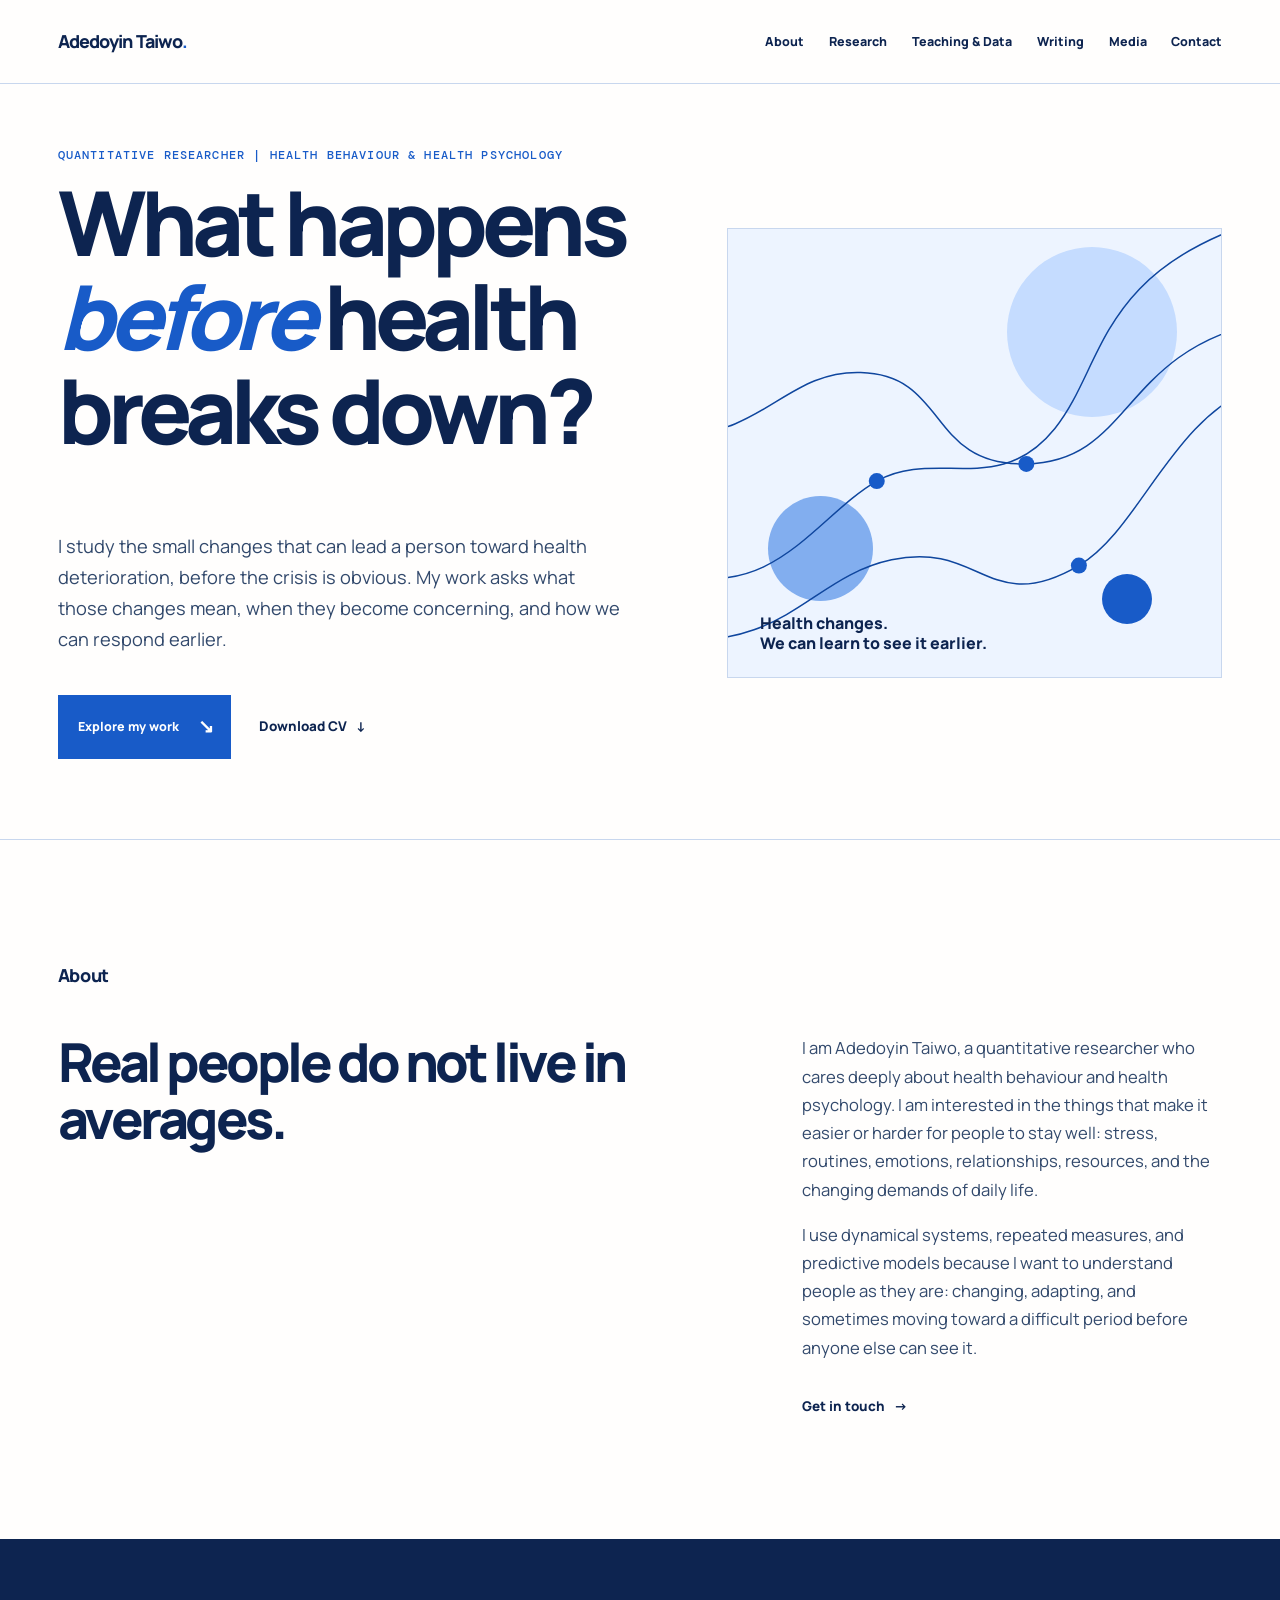
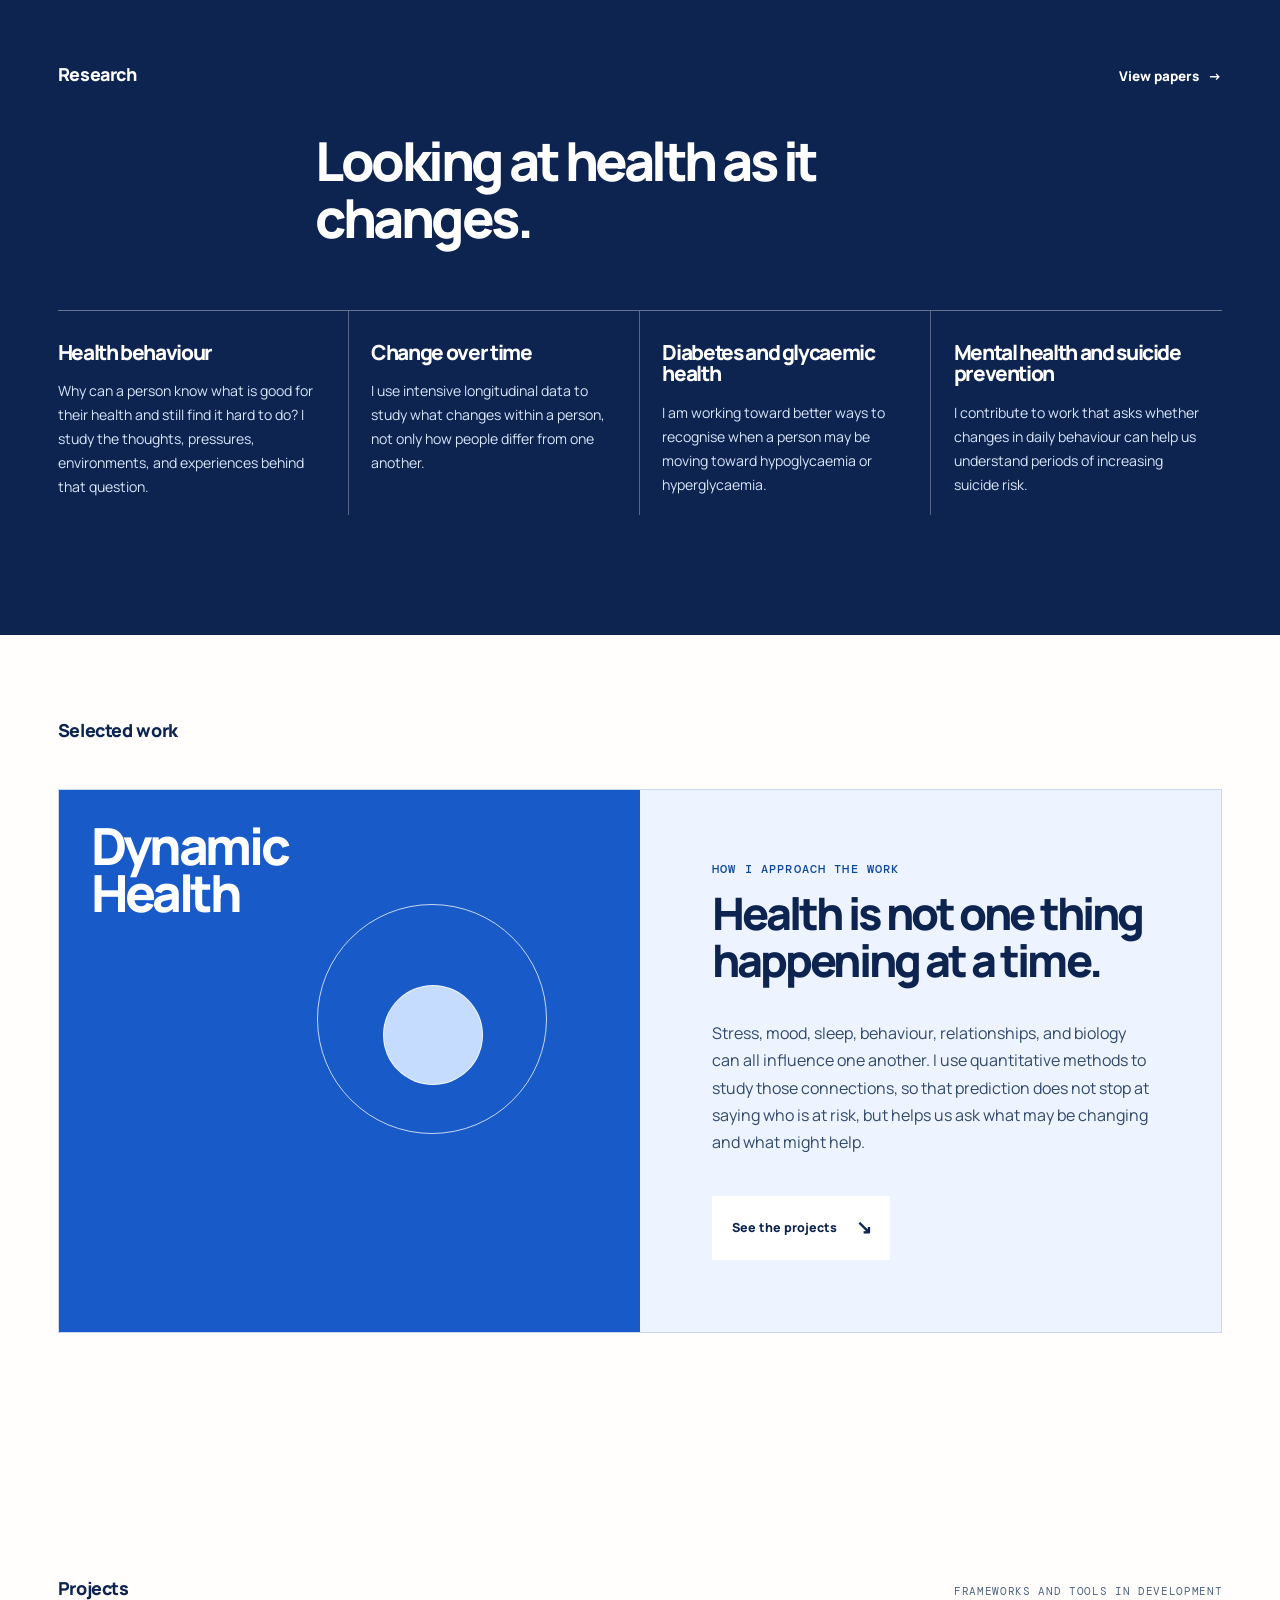
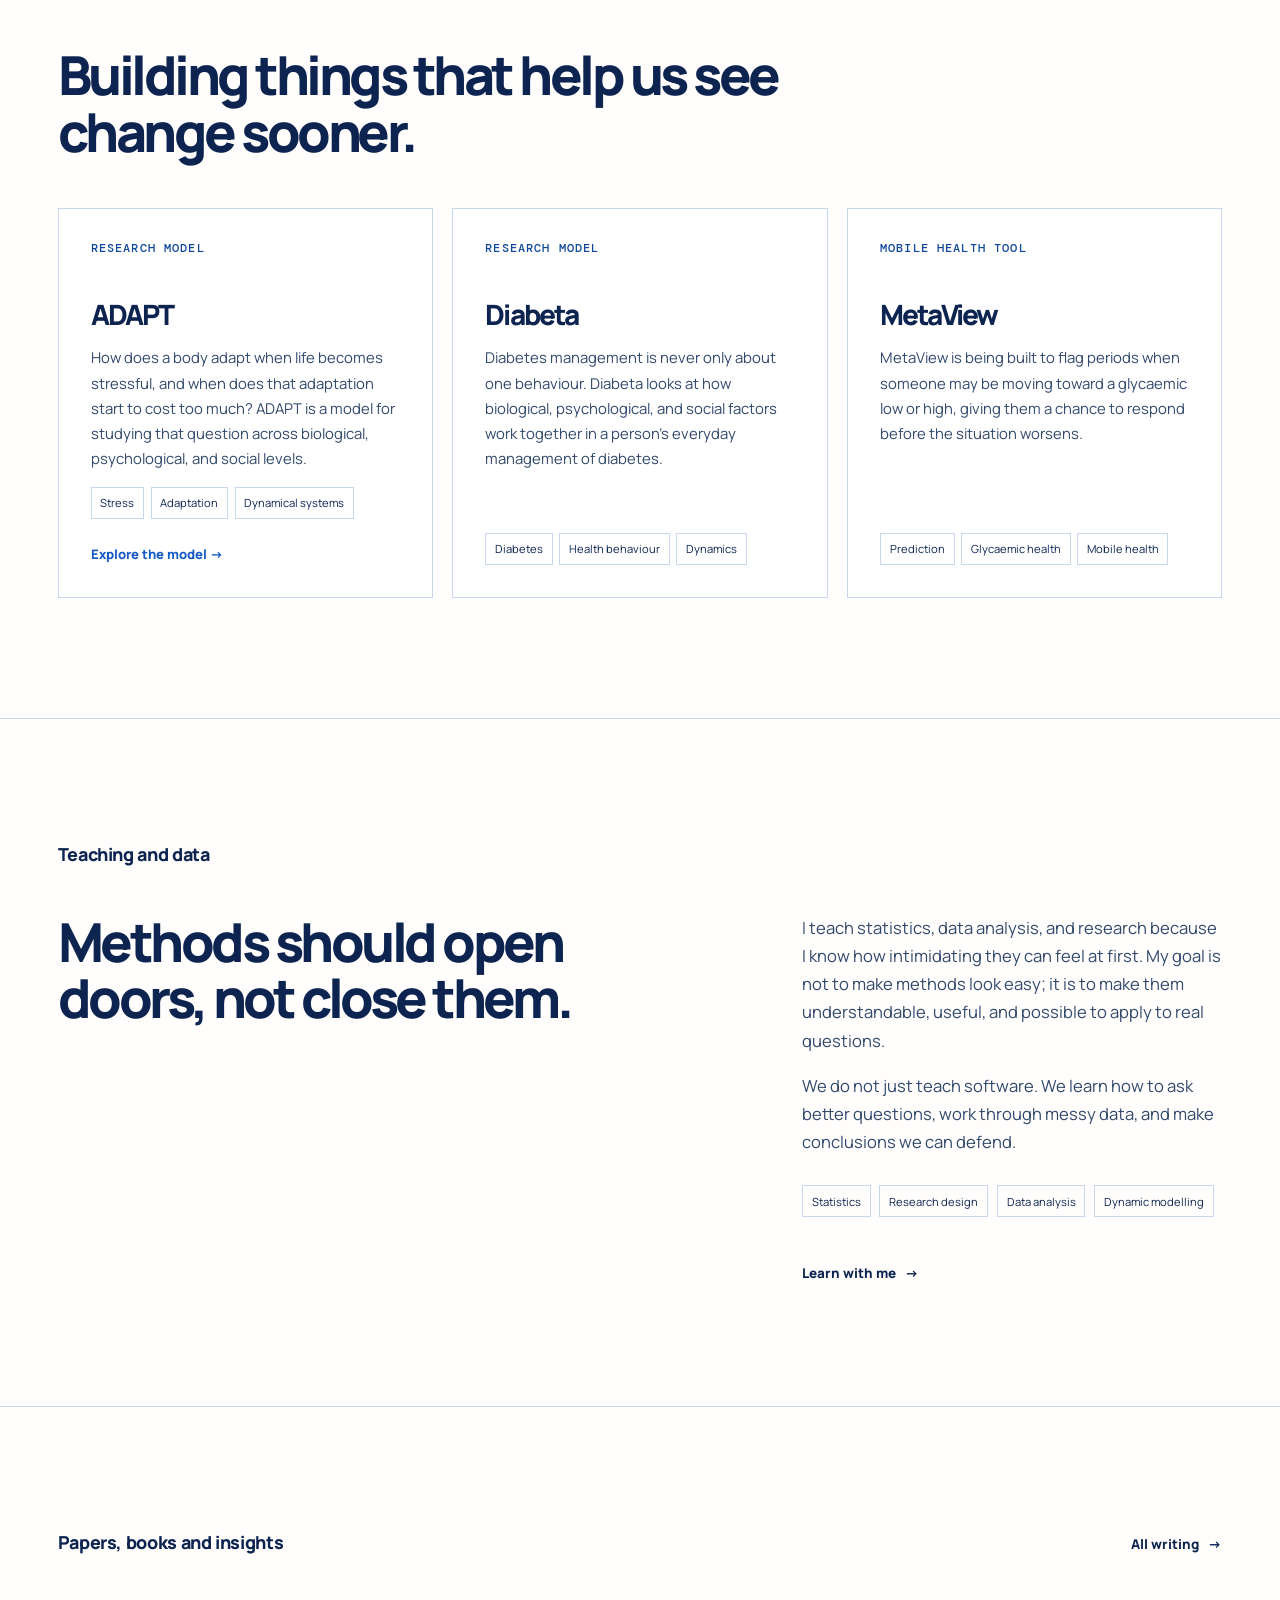
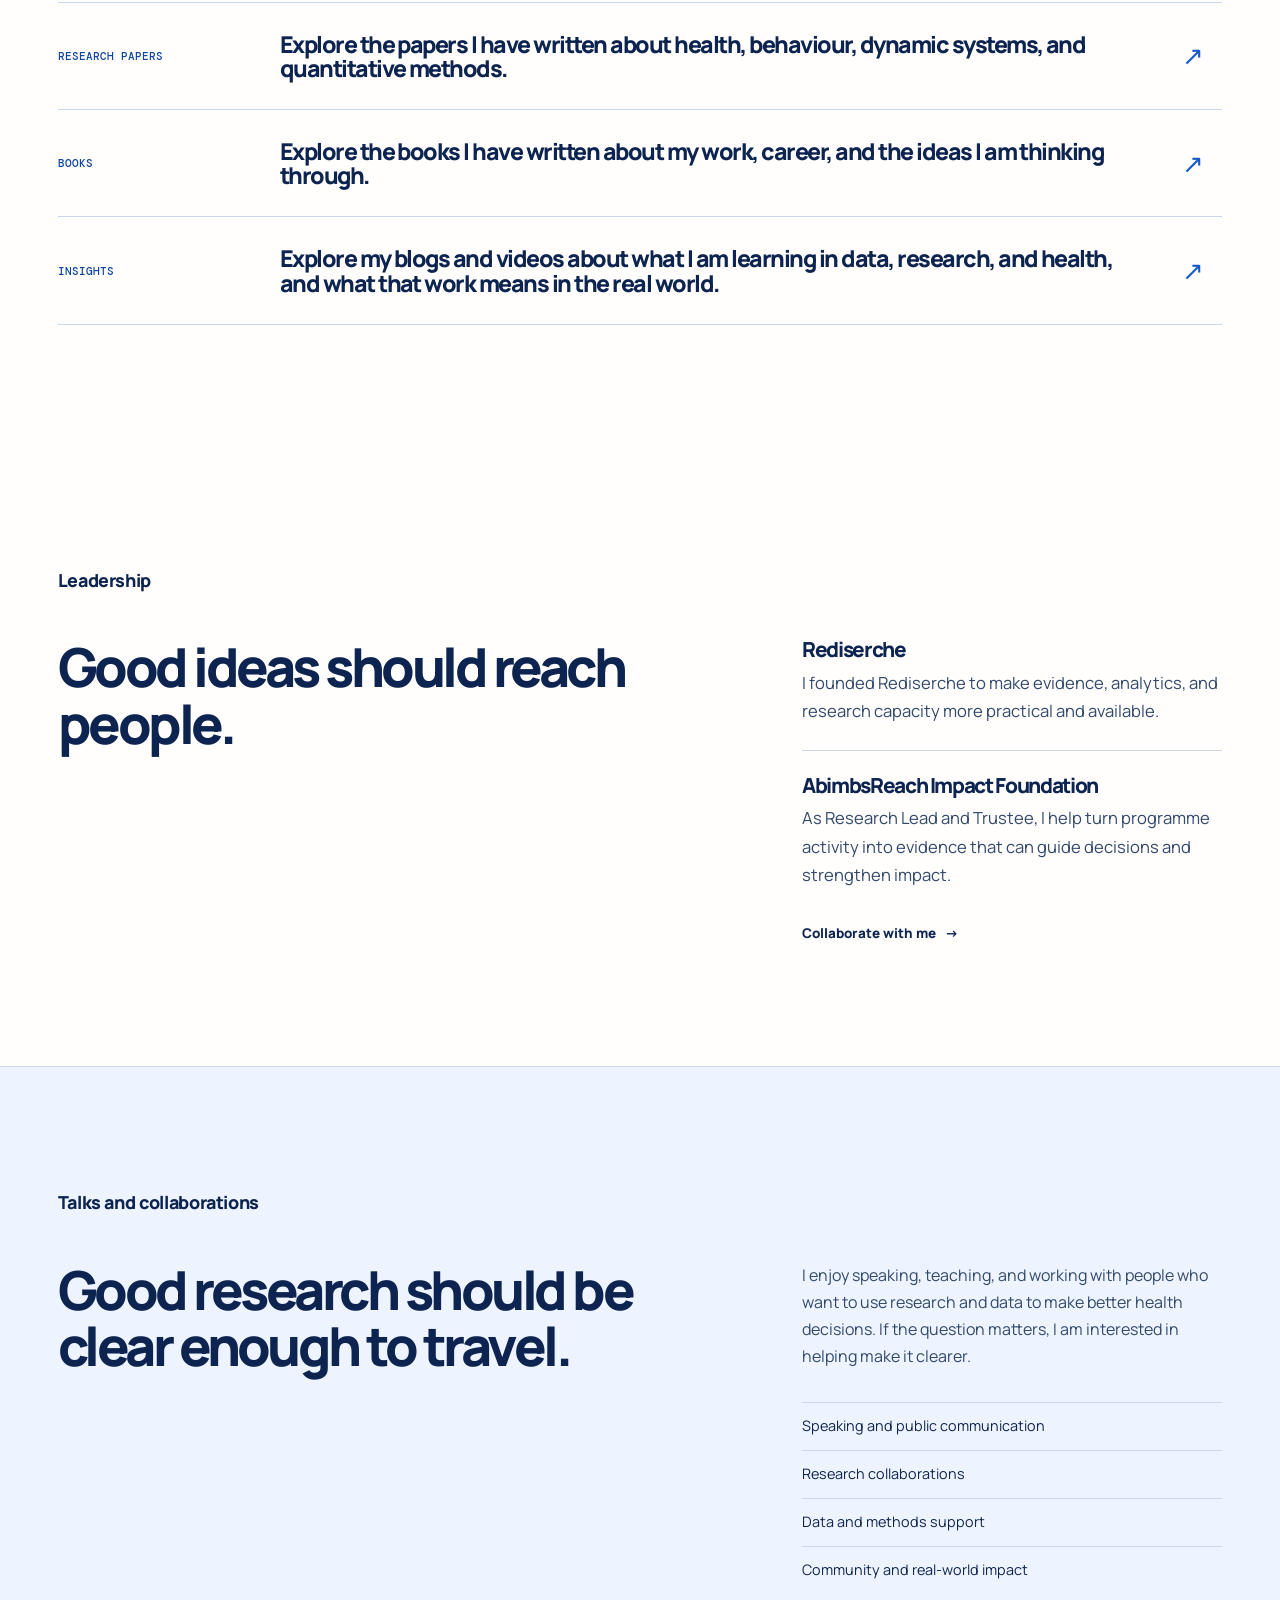
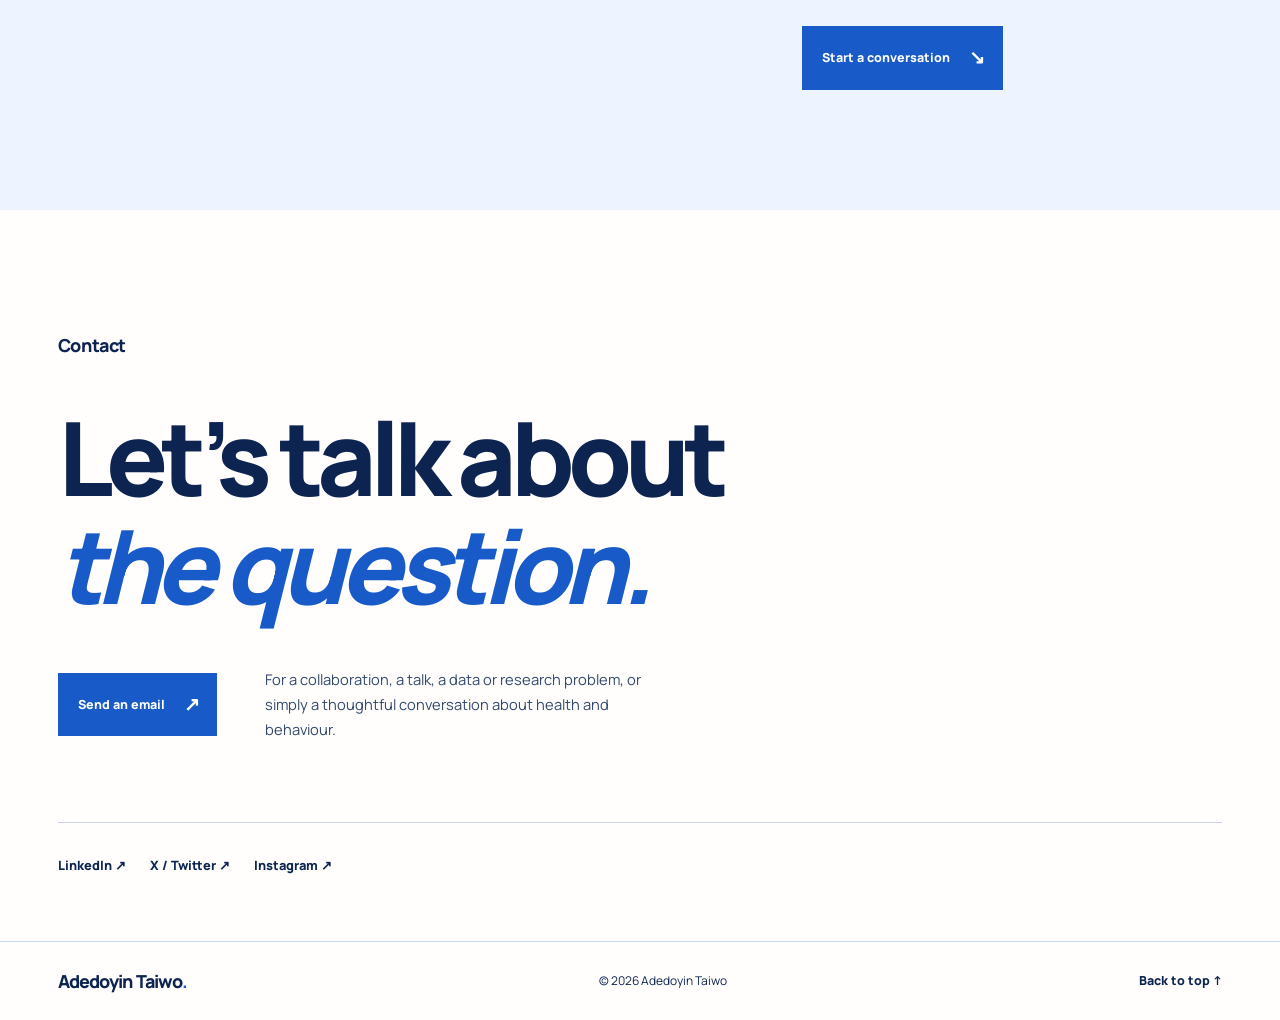
<file: index.html>
<!doctype html>
<html lang="en">
  <head>
    <meta charset="UTF-8" />
    <meta name="viewport" content="width=device-width, initial-scale=1.0" />
    <meta name="description" content="Adedoyin Taiwo is a quantitative researcher working at the intersection of health behaviour, health psychology, data, and dynamic systems." />
    <title>Adedoyin Taiwo | Quantitative Researcher</title>
    <link rel="preconnect" href="https://fonts.googleapis.com" />
    <link rel="preconnect" href="https://fonts.gstatic.com" crossorigin />
    <link href="https://fonts.googleapis.com/css2?family=DM+Mono:wght@400;500&family=Fraunces:opsz,wght@9..144,500;9..144,600;9..144,700&family=Manrope:wght@400;500;600;700&display=swap" rel="stylesheet" />
    <link rel="stylesheet" href="styles.css" />
    <link rel="stylesheet" href="overrides.css" />
  </head>
  <body>
    <a class="skip-link" href="#main">Skip to content</a>
    <header class="site-header">
      <a class="wordmark" href="#home" aria-label="Adedoyin Taiwo home">Adedoyin Taiwo<span>.</span></a>
      <button class="menu-button" aria-expanded="false" aria-controls="site-nav">Menu</button>
      <nav id="site-nav" class="site-nav" aria-label="Main navigation">
        <a href="#about">About</a>
        <a href="#research">Research</a>
        <a href="#teaching">Teaching & Data</a>
        <a href="#writing">Writing</a>
        <a href="#media">Media</a>
        <a href="#contact">Contact</a>
      </nav>
    </header>

    <main id="main">
      <section id="home" class="hero section-shell">
        <div class="hero-copy">
          <p class="eyebrow">Quantitative researcher | Health behaviour & health psychology</p>
          <h1>What happens <em>before</em> health breaks down?</h1>
          <p class="hero-intro">I study the small changes that can lead a person toward health deterioration, before the crisis is obvious. My work asks what those changes mean, when they become concerning, and how we can respond earlier.</p>
          <div class="hero-actions">
            <a class="button button-dark" href="#research">Explore my work <span>↘</span></a>
            <a class="text-link" href="Adedoyin_Olalekan_Taiwo_Academic_11132026.docx" download>Download CV <span>↓</span></a>
          </div>
        </div>
        <div class="hero-art" aria-label="Abstract flowing data lines illustration" role="img">
          <div class="orb orb-one"></div><div class="orb orb-two"></div><div class="orb orb-three"></div>
          <svg viewBox="0 0 480 510" fill="none" aria-hidden="true">
            <path d="M-12 356C74 379 111 305 163 275C214 246 270 290 319 229C363 174 355 91 501 46" />
            <path d="M-22 413C84 424 105 359 176 344C254 327 261 395 340 349C393 318 421 220 496 192" />
            <path d="M-9 235C65 233 86 178 149 180C226 182 207 262 294 260C387 258 376 162 500 136" />
            <circle cx="163" cy="275" r="7" /><circle cx="340" cy="349" r="7" /><circle cx="294" cy="260" r="7" />
          </svg>
          <p class="art-caption">Health changes.<br />We can learn to see it earlier.</p>
        </div>
      </section>

      <section id="about" class="about section-shell reveal">
        <p class="section-label">About</p>
        <div class="section-content split">
          <h2>Real people do not live in averages.</h2>
          <div>
            <p>I am Adedoyin Taiwo, a quantitative researcher who cares deeply about health behaviour and health psychology. I am interested in the things that make it easier or harder for people to stay well: stress, routines, emotions, relationships, resources, and the changing demands of daily life.</p>
            <p>I use dynamical systems, repeated measures, and predictive models because I want to understand people as they are: changing, adapting, and sometimes moving toward a difficult period before anyone else can see it.</p>
            <a class="text-link" href="#contact">Get in touch <span>→</span></a>
          </div>
        </div>
      </section>

      <section id="research" class="research section-shell reveal">
        <div class="section-heading"><p class="section-label">Research</p><a class="text-link" href="#writing">View papers <span>→</span></a></div>
        <h2>Looking at health as it changes.</h2>
        <div class="theme-grid">
          <article><h3>Health behaviour</h3><p>Why can a person know what is good for their health and still find it hard to do? I study the thoughts, pressures, environments, and experiences behind that question.</p></article>
          <article><h3>Change over time</h3><p>I use intensive longitudinal data to study what changes within a person, not only how people differ from one another.</p></article>
          <article><h3>Diabetes and glycaemic health</h3><p>I am working toward better ways to recognise when a person may be moving toward hypoglycaemia or hyperglycaemia.</p></article>
          <article><h3>Mental health and suicide prevention</h3><p>I contribute to work that asks whether changes in daily behaviour can help us understand periods of increasing suicide risk.</p></article>
        </div>
      </section>

      <section class="feature-project section-shell reveal">
        <p class="section-label">Selected work</p>
        <div class="project-card">
          <div class="project-visual"><span>Dynamic<br />Health</span><i></i><b></b></div>
          <div class="project-copy"><p class="project-type">HOW I APPROACH THE WORK</p><h2>Health is not one thing happening at a time.</h2><p>Stress, mood, sleep, behaviour, relationships, and biology can all influence one another. I use quantitative methods to study those connections, so that prediction does not stop at saying who is at risk, but helps us ask what may be changing and what might help.</p><a class="button button-light" href="#projects">See the projects <span>↘</span></a></div>
        </div>
      </section>

      <section id="projects" class="projects section-shell reveal">
        <div class="section-heading"><p class="section-label">Projects</p><p class="project-note">Frameworks and tools in development</p></div>
        <h2>Building things that help us see change sooner.</h2>
        <div class="project-grid">
          <a class="project-card-link" href="adapt.html" aria-label="Read about the ADAPT Model of Stress Reactivity"><article><p class="project-type">RESEARCH MODEL</p><h3>ADAPT</h3><p>How does a body adapt when life becomes stressful, and when does that adaptation start to cost too much? ADAPT is a model for studying that question across biological, psychological, and social levels.</p><div class="project-tags"><span>Stress</span><span>Adaptation</span><span>Dynamical systems</span></div><span class="project-link">Explore the model →</span></article></a>
          <article><p class="project-type">RESEARCH MODEL</p><h3>Diabeta</h3><p>Diabetes management is never only about one behaviour. Diabeta looks at how biological, psychological, and social factors work together in a person’s everyday management of diabetes.</p><div class="project-tags"><span>Diabetes</span><span>Health behaviour</span><span>Dynamics</span></div></article>
          <article><p class="project-type">MOBILE HEALTH TOOL</p><h3>MetaView</h3><p>MetaView is being built to flag periods when someone may be moving toward a glycaemic low or high, giving them a chance to respond before the situation worsens.</p><div class="project-tags"><span>Prediction</span><span>Glycaemic health</span><span>Mobile health</span></div></article>
        </div>
      </section>

      <section id="teaching" class="teaching section-shell reveal">
        <p class="section-label">Teaching and data</p>
        <div class="section-content split"><h2>Methods should open doors, not close them.</h2><div><p>I teach statistics, data analysis, and research because I know how intimidating they can feel at first. My goal is not to make methods look easy; it is to make them understandable, useful, and possible to apply to real questions.</p><p>We do not just teach software. We learn how to ask better questions, work through messy data, and make conclusions we can defend.</p><div class="tag-row"><span>Statistics</span><span>Research design</span><span>Data analysis</span><span>Dynamic modelling</span></div><a class="text-link" href="#contact">Learn with me <span>→</span></a></div></div>
      </section>

      <section id="writing" class="writing section-shell reveal">
        <div class="section-heading"><p class="section-label">Papers, books and insights</p><a class="text-link" href="#contact">All writing <span>→</span></a></div>
        <div class="writing-list">
          <article><p>RESEARCH PAPERS</p><h3>Explore the papers I have written about health, behaviour, dynamic systems, and quantitative methods.</h3><a href="#contact" aria-label="Explore research papers">↗</a></article>
          <article><p>BOOKS</p><h3>Explore the books I have written about my work, career, and the ideas I am thinking through.</h3><a href="https://selar.com/378qx2" aria-label="Explore books">↗</a></article>
          <article><p>INSIGHTS</p><h3>Explore my blogs and videos about what I am learning in data, research, and health, and what that work means in the real world.</h3><a href="#contact" aria-label="Explore insights">↗</a></article>
        </div>
      </section>

      <section class="leadership section-shell reveal">
        <p class="section-label">Leadership</p>
        <div class="section-content split"><h2>Good ideas should reach people.</h2><div><article><h3>Rediserche</h3><p>I founded Rediserche to make evidence, analytics, and research capacity more practical and available.</p></article><article><h3>AbimbsReach Impact Foundation</h3><p>As Research Lead and Trustee, I help turn programme activity into evidence that can guide decisions and strengthen impact.</p></article><a class="text-link" href="#contact">Collaborate with me <span>→</span></a></div></div>
      </section>

      <section id="media" class="media section-shell reveal">
        <p class="section-label">Talks and collaborations</p>
        <div class="media-layout"><h2>Good research should be clear enough to travel.</h2><div><p>I enjoy speaking, teaching, and working with people who want to use research and data to make better health decisions. If the question matters, I am interested in helping make it clearer.</p><ul><li>Speaking and public communication</li><li>Research collaborations</li><li>Data and methods support</li><li>Community and real-world impact</li></ul><a class="button button-dark" href="#contact">Start a conversation <span>↘</span></a></div></div>
      </section>

      <section id="contact" class="contact section-shell reveal">
        <p class="section-label">Contact</p>
        <h2>Let’s talk about<br /><em>the question.</em></h2>
        <div class="contact-actions"><a class="button button-dark" href="mailto:adedoyinoltaiwo@gmail.com">Send an email <span>↗</span></a><p>For a collaboration, a talk, a data or research problem, or simply a thoughtful conversation about health and behaviour.</p></div>
        <div class="social-links"><a href="https://www.linkedin.com/in/adedoyintaiwo/" aria-label="LinkedIn profile">LinkedIn ↗</a><a href="https://x.com/adedoyinoltaiwo" aria-label="X profile">X / Twitter ↗</a><a href="https://www.instagram.com/adedoyinheph/" aria-label="Instagram profile">Instagram ↗</a></div>
      </section>
    </main>
    <footer><a class="wordmark" href="#home">Adedoyin Taiwo<span>.</span></a><p>© <span id="year"></span> Adedoyin Taiwo</p><a href="#home">Back to top ↑</a></footer>
    <script src="script.js"></script>
  </body>
</html>
</file>
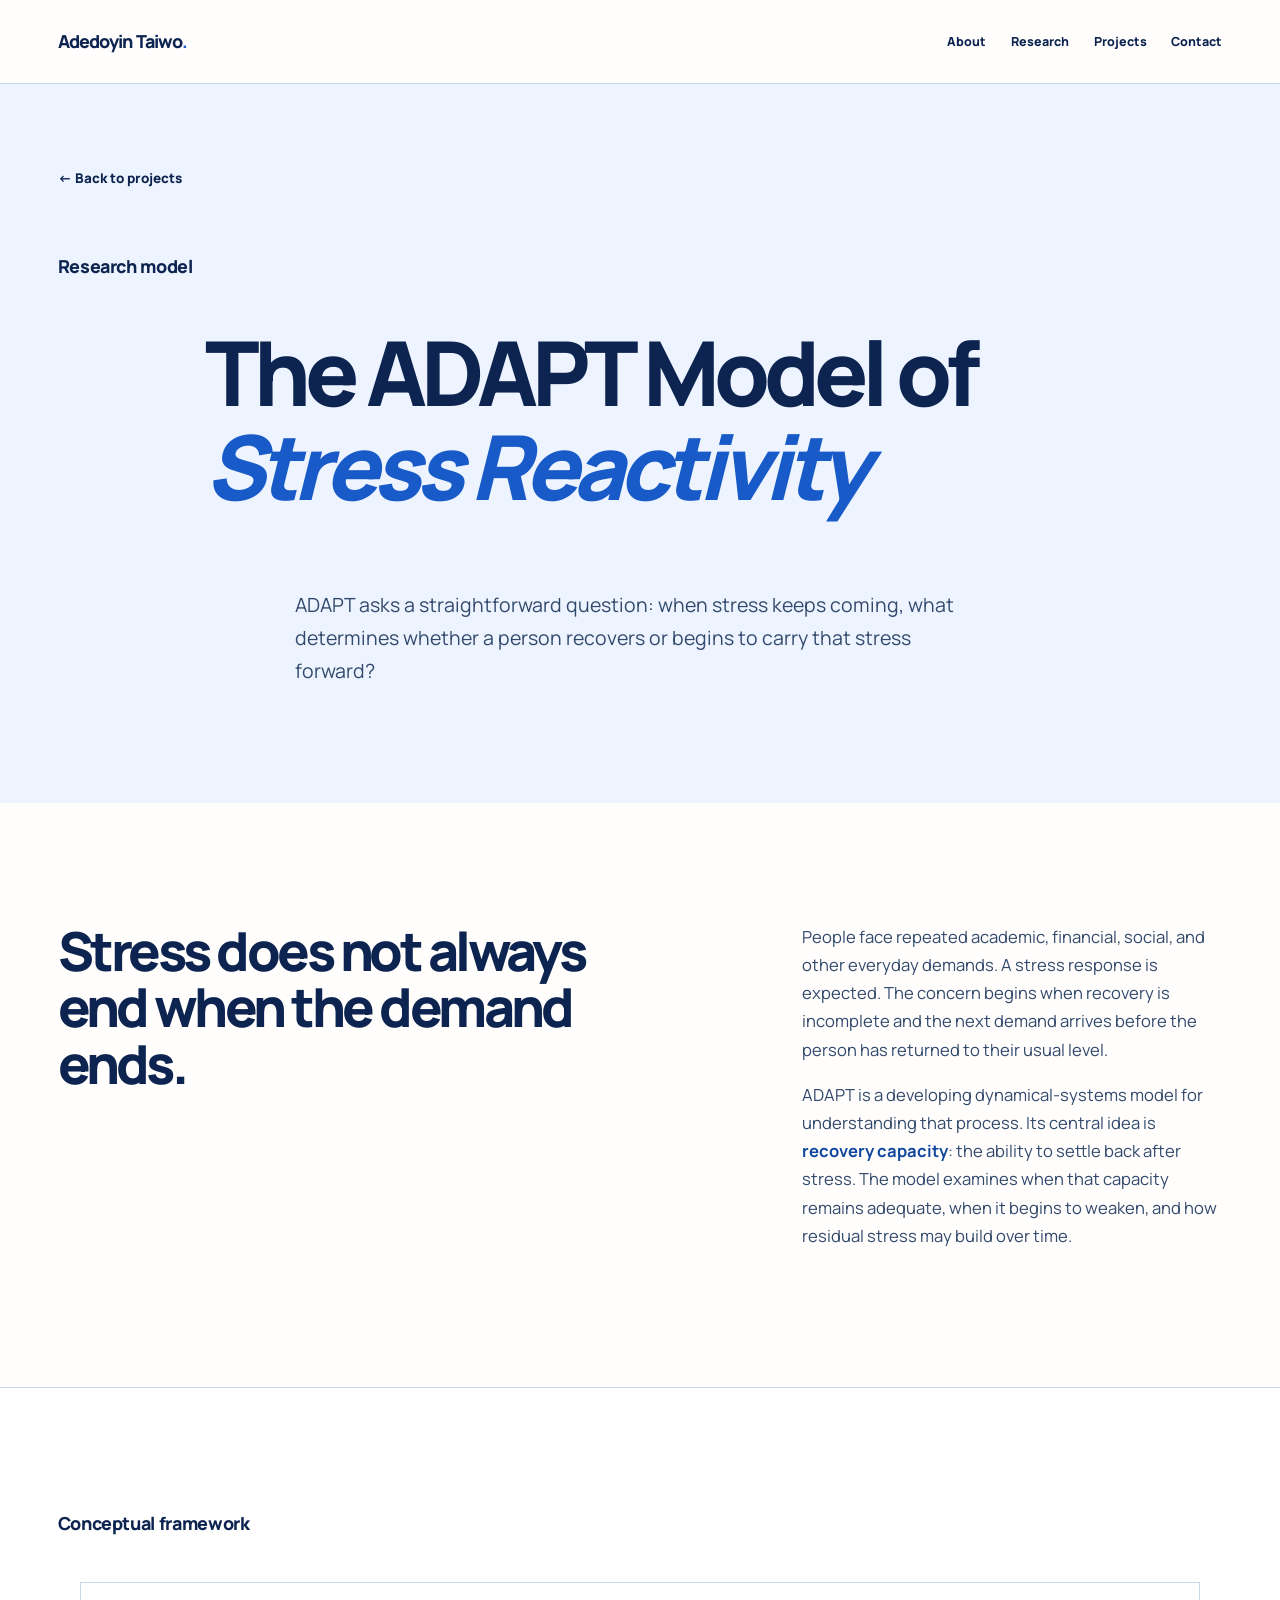
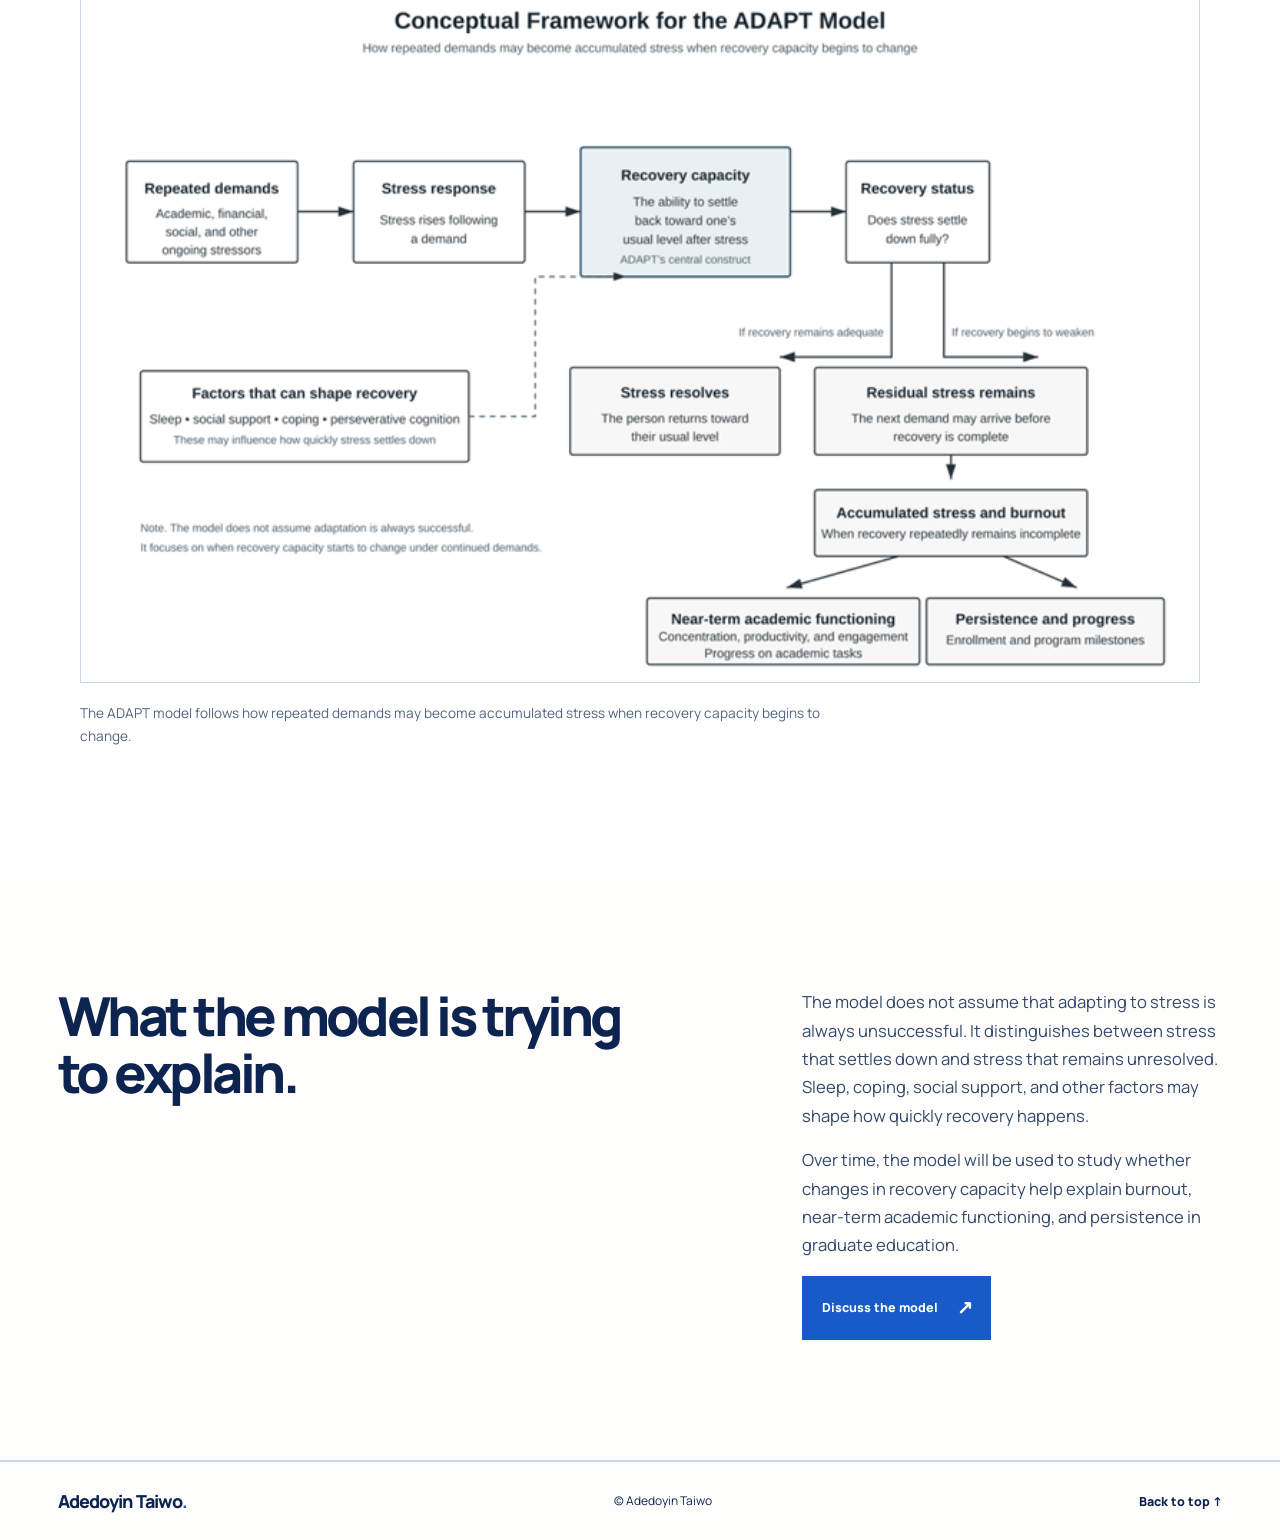
<file: adapt.html>
<!doctype html>
<html lang="en">
  <head>
    <meta charset="UTF-8" />
    <meta name="viewport" content="width=device-width, initial-scale=1.0" />
    <meta name="description" content="The ADAPT Model of Stress Reactivity by Adedoyin Taiwo." />
    <title>ADAPT Model of Stress Reactivity | Adedoyin Taiwo</title>
    <link rel="preconnect" href="https://fonts.googleapis.com" />
    <link rel="preconnect" href="https://fonts.gstatic.com" crossorigin />
    <link href="https://fonts.googleapis.com/css2?family=DM+Mono:wght@400;500&family=Manrope:wght@400;500;600;700;800&display=swap" rel="stylesheet" />
    <link rel="stylesheet" href="styles.css" />
    <link rel="stylesheet" href="overrides.css" />
  </head>
  <body>
    <a class="skip-link" href="#main">Skip to content</a>
    <header class="site-header">
      <a class="wordmark" href="index.html" aria-label="Adedoyin Taiwo home">Adedoyin Taiwo<span>.</span></a>
      <nav class="site-nav" aria-label="Main navigation">
        <a href="index.html#about">About</a>
        <a href="index.html#research">Research</a>
        <a href="index.html#projects">Projects</a>
        <a href="index.html#contact">Contact</a>
      </nav>
    </header>

    <main id="main">
      <section class="adapt-hero section-shell">
        <a class="back-link" href="index.html#projects">← Back to projects</a>
        <p class="section-label">Research model</p>
        <h1>The ADAPT Model of <em>Stress Reactivity</em></h1>
        <p class="adapt-intro">ADAPT asks a straightforward question: when stress keeps coming, what determines whether a person recovers or begins to carry that stress forward?</p>
      </section>

      <section class="adapt-copy section-shell">
        <div class="split">
          <h2>Stress does not always end when the demand ends.</h2>
          <div>
            <p>People face repeated academic, financial, social, and other everyday demands. A stress response is expected. The concern begins when recovery is incomplete and the next demand arrives before the person has returned to their usual level.</p>
            <p>ADAPT is a developing dynamical-systems model for understanding that process. Its central idea is <strong>recovery capacity</strong>: the ability to settle back after stress. The model examines when that capacity remains adequate, when it begins to weaken, and how residual stress may build over time.</p>
          </div>
        </div>
      </section>

      <section class="framework section-shell">
        <p class="section-label">Conceptual framework</p>
        <figure>
          <img src="assets/adapt-conceptual-framework.png" alt="Conceptual framework for the ADAPT Model, showing repeated demands, stress response, recovery capacity, recovery status, factors shaping recovery, residual stress, accumulated stress and burnout, academic functioning, and persistence." />
          <figcaption>The ADAPT model follows how repeated demands may become accumulated stress when recovery capacity begins to change.</figcaption>
        </figure>
      </section>

      <section class="adapt-copy section-shell">
        <div class="split">
          <h2>What the model is trying to explain.</h2>
          <div>
            <p>The model does not assume that adapting to stress is always unsuccessful. It distinguishes between stress that settles down and stress that remains unresolved. Sleep, coping, social support, and other factors may shape how quickly recovery happens.</p>
            <p>Over time, the model will be used to study whether changes in recovery capacity help explain burnout, near-term academic functioning, and persistence in graduate education.</p>
            <a class="button button-dark" href="mailto:adedoyinoltaiwo@gmail.com">Discuss the model <span>↗</span></a>
          </div>
        </div>
      </section>
    </main>

    <footer><a class="wordmark" href="index.html">Adedoyin Taiwo<span>.</span></a><p>© <span id="year"></span> Adedoyin Taiwo</p><a href="#main">Back to top ↑</a></footer>
    <script src="script.js"></script>
  </body>
</html>
</file>
<file: styles.css>
:root{--navy:#0d2450;--blue:#185bc8;--blue-dark:#0f469e;--blue-pale:#edf4ff;--blue-soft:#d9e8ff;--paper:#fffefd;--muted:#516480;--line:#c8d7ee;--sans:"Manrope",Arial,sans-serif;--mono:"DM Mono",monospace}*{box-sizing:border-box}html{scroll-behavior:smooth}body{margin:0;background:var(--paper);color:var(--navy);font:16px/1.7 var(--sans)}.skip-link{position:absolute;left:-999px}.skip-link:focus{left:1rem;top:1rem;z-index:30;padding:.5rem;background:#fff}.site-header{height:84px;display:flex;align-items:center;justify-content:space-between;max-width:1280px;margin:auto;padding:0 4.5vw;border-bottom:1px solid var(--line)}.wordmark{color:var(--navy);font-size:1.12rem;font-weight:800;letter-spacing:-.05em;text-decoration:none;white-space:nowrap}.wordmark span{color:var(--blue)}.site-nav{display:flex;gap:1.55rem}.site-nav a,footer a{color:var(--navy);font-size:.78rem;font-weight:800;text-decoration:none}.site-nav a:hover,.text-link:hover{color:var(--blue)}.menu-button{display:none;background:none;border:0;color:var(--navy);font:800 .8rem var(--sans)}.section-shell{max-width:1280px;margin:auto;padding:7.5rem 4.5vw}.hero{min-height:650px;display:grid;grid-template-columns:1.1fr .9fr;align-items:center;gap:4rem;padding-top:4rem;padding-bottom:5rem}.eyebrow,.project-type{font:500 .72rem var(--mono);letter-spacing:.1em;text-transform:uppercase}.eyebrow{color:var(--blue)}.section-label{margin:0 0 2.75rem;color:var(--navy);font-size:1.12rem;font-weight:800;letter-spacing:-.02em}h1,h2,h3,p{margin-top:0}h1,h2,h3{font-family:var(--sans);font-weight:800;letter-spacing:-.065em;line-height:1.05}h1{max-width:750px;font-size:clamp(3.4rem,7vw,6.8rem)}h2{max-width:820px;font-size:clamp(2.35rem,4.2vw,4.4rem)}h1 em,h2 em{color:var(--blue);font-style:italic}.hero-intro{max-width:570px;font-size:1.14rem;color:#32496c}.hero-actions{display:flex;align-items:center;gap:1.7rem;margin-top:2.5rem}.button{display:inline-flex;align-items:center;gap:1.2rem;width:max-content;padding:.95rem 1.1rem 1rem 1.25rem;font-size:.78rem;font-weight:800;text-decoration:none}.button span{font-size:1.2rem}.button-dark{background:var(--blue);color:#fff}.button-dark:hover{background:var(--blue-dark)}.button-light{background:#fff;color:var(--navy)}.text-link{color:var(--navy);font-size:.84rem;font-weight:800;text-decoration:none}.text-link span{margin-left:.4rem}.hero-art{height:450px;position:relative;overflow:hidden;background:var(--blue-pale);border:1px solid var(--line)}.hero-art svg{position:absolute;top:-14%;left:-17%;width:130%;height:130%}.hero-art path{stroke:var(--blue-dark);stroke-width:1.3}.hero-art circle{fill:var(--blue)}.orb{position:absolute;border-radius:50%}.orb-one{top:4%;right:9%;width:170px;height:170px;background:#c5dcff}.orb-two{bottom:17%;left:8%;width:105px;height:105px;background:#82aeef}.orb-three{right:14%;bottom:12%;width:50px;height:50px;background:var(--blue)}.art-caption{position:absolute;bottom:1.5rem;left:2rem;margin:0;font-weight:800;line-height:1.25}.about{border-top:1px solid var(--line)}.split{display:grid;grid-template-columns:1.1fr .75fr;gap:8rem}.split>div p{font-size:1.04rem;color:#32496c}.split .text-link{display:inline-block;margin-top:1rem}.research{max-width:none;padding-right:max(4.5vw,calc((100vw - 1280px)/2 + 4.5vw));padding-left:max(4.5vw,calc((100vw - 1280px)/2 + 4.5vw));background:var(--navy);color:#fff}.research .section-heading{max-width:1280px;margin:auto}.research .section-label,.research .text-link{color:#fff}.research h2{max-width:650px;margin:0 auto 4rem}.section-heading{display:flex;align-items:baseline;justify-content:space-between}.theme-grid{display:grid;grid-template-columns:repeat(4,1fr);max-width:1280px;margin:auto;border-top:1px solid rgba(255,255,255,.36)}.theme-grid article{padding:1.9rem 1.4rem 1rem 0;border-right:1px solid rgba(255,255,255,.3)}.theme-grid article+article{padding-left:1.4rem}.theme-grid article:last-child{border-right:0}.theme-grid h3{margin:0 0 1rem;font-size:1.3rem}.theme-grid p{margin:0;color:#d8e5fa;font-size:.88rem}.feature-project{padding-top:5rem}.project-card{display:grid;grid-template-columns:1fr 1fr;background:var(--blue-pale);border:1px solid var(--line)}.project-visual{position:relative;min-height:430px;padding:2rem;overflow:hidden;background:var(--blue);color:#fff;font-size:clamp(2rem,4vw,3.7rem);font-weight:800;letter-spacing:-.065em;line-height:.9}.project-visual i,.project-visual b{display:block;position:absolute;border:1px solid rgba(255,255,255,.75);border-radius:50%}.project-visual i{top:21%;right:16%;width:230px;height:230px}.project-visual b{top:36%;right:27%;width:100px;height:100px;background:#c5dcff}.project-copy{padding:4.5rem}.project-copy h2{font-size:clamp(2.3rem,3.5vw,3.9rem)}.project-copy p:not(.project-type){max-width:470px;color:#32496c}.project-type{color:var(--blue-dark)}.project-copy .button{margin-top:1.5rem}.projects{border-bottom:1px solid var(--line)}.project-note{margin:0;color:var(--muted);font:.7rem var(--mono);letter-spacing:.06em;text-transform:uppercase}.project-grid{display:grid;grid-template-columns:repeat(3,1fr);gap:1.2rem;margin-top:3rem}.project-grid article{display:flex;flex-direction:column;min-height:340px;padding:2rem;background:#fff;border:1px solid var(--line)}.project-grid h3{margin:2rem 0 1rem;font-size:1.75rem}.project-grid p:not(.project-type){color:#32496c;font-size:.93rem}.project-tags{display:flex;flex-wrap:wrap;gap:.4rem;margin-top:auto}.project-tags span,.tag-row span{padding:.35rem .55rem;border:1px solid var(--line);color:var(--navy);font-size:.7rem}.teaching{border-bottom:1px solid var(--line)}.tag-row{display:flex;flex-wrap:wrap;gap:.55rem;margin:1.8rem 0}.writing-list{border-top:1px solid var(--line)}.writing-list article{display:grid;grid-template-columns:190px 1fr 40px;gap:2rem;align-items:center;padding:1.8rem 0;border-bottom:1px solid var(--line)}.writing-list p{margin:0;color:var(--blue-dark);font:500 .67rem var(--mono)}.writing-list h3{margin:0;font-size:1.45rem}.writing-list a{color:var(--blue);font-size:1.6rem;text-decoration:none}.leadership{border-bottom:1px solid var(--line)}.leadership article+article{margin-top:1.5rem;padding-top:1.5rem;border-top:1px solid var(--line)}.leadership h3{margin-bottom:.5rem;font-size:1.3rem}.media{max-width:none;padding-right:max(4.5vw,calc((100vw - 1280px)/2 + 4.5vw));padding-left:max(4.5vw,calc((100vw - 1280px)/2 + 4.5vw));background:var(--blue-pale)}.media-layout{display:grid;grid-template-columns:1.1fr .75fr;gap:8rem;max-width:1280px;margin:auto}.media-layout p{color:#32496c}.media-layout ul{margin:1rem 0;padding:1rem 0}.media-layout li{padding:.7rem 0;border-top:1px solid var(--line);font-size:.9rem;list-style:none}.contact{padding-bottom:4rem}.contact h2{margin:1rem 0 3rem;font-size:clamp(4rem,8vw,8rem)}.contact-actions{display:flex;align-items:center;gap:3rem}.contact-actions p{max-width:380px;margin:0;color:#32496c;font-size:.92rem}.social-links{display:flex;flex-wrap:wrap;gap:1.5rem;margin-top:5rem;padding-top:2rem;border-top:1px solid var(--line)}.social-links a{color:var(--navy);font-size:.8rem;font-weight:800;text-decoration:none}footer{display:flex;align-items:center;justify-content:space-between;max-width:1280px;margin:auto;padding:1.5rem 4.5vw;border-top:1px solid var(--line)}footer p{margin:0;font-size:.75rem}@media(max-width:760px){.site-header{height:70px;padding:0 1.25rem}.menu-button{display:block}.site-nav{position:absolute;top:70px;right:0;left:0;z-index:5;display:none;flex-direction:column;padding:1.3rem;background:var(--paper);border-bottom:1px solid var(--line)}.site-nav.open{display:flex}.section-shell{padding:4.8rem 1.25rem}.hero{display:block;min-height:0;padding-top:4rem}.hero-art{height:370px;margin-top:3.5rem}.split,.media-layout{grid-template-columns:1fr;gap:2rem}.theme-grid,.project-grid{grid-template-columns:1fr}.theme-grid article{padding-left:0!important;border-right:0;border-bottom:1px solid rgba(255,255,255,.3)}.project-grid article{min-height:0}.project-card{grid-template-columns:1fr}.project-copy{padding:2.5rem 1.5rem}.project-visual{min-height:300px}.writing-list article{grid-template-columns:1fr 30px;gap:1rem}.writing-list article p{grid-column:1/3}.contact-actions{display:block}.contact-actions p{margin-top:1.5rem}.social-links{gap:.8rem}footer{gap:1rem;padding:1.25rem}.hero-actions{flex-wrap:wrap}.section-heading{gap:1rem;align-items:flex-start}}
</file>
<file: overrides.css>
.project-card-link{display:block;color:inherit;text-decoration:none}.project-card-link article{height:100%;transition:transform .2s ease,box-shadow .2s ease}.project-card-link:hover article,.project-card-link:focus-visible article{transform:translateY(-4px);box-shadow:0 10px 25px rgba(13,36,80,.13)}.project-link{display:inline-block;margin-top:1.5rem;color:var(--blue);font-size:.82rem;font-weight:800}.back-link{display:inline-block;margin-bottom:3.8rem;color:var(--navy);font-size:.84rem;font-weight:800;text-decoration:none}.back-link:hover{color:var(--blue)}.adapt-hero{padding-top:5rem;padding-bottom:6rem;background:var(--blue-pale);max-width:none;padding-left:max(4.5vw,calc((100vw - 1280px)/2 + 4.5vw));padding-right:max(4.5vw,calc((100vw - 1280px)/2 + 4.5vw))}.adapt-hero>*{max-width:1280px;margin-left:auto;margin-right:auto}.adapt-hero h1{max-width:870px}.adapt-intro{max-width:690px;margin-top:1.8rem;color:#32496c;font-size:1.22rem}.adapt-copy{border-bottom:1px solid var(--line)}.adapt-copy strong{color:var(--blue-dark)}.framework{max-width:none;padding-left:max(4.5vw,calc((100vw - 1280px)/2 + 4.5vw));padding-right:max(4.5vw,calc((100vw - 1280px)/2 + 4.5vw));background:#fff}.framework figure{max-width:1120px;margin:0 auto}.framework img{display:block;width:100%;height:auto;border:1px solid var(--line)}.framework figcaption{max-width:760px;margin:1.2rem 0 0;color:var(--muted);font-size:.85rem}@media(max-width:760px){.adapt-hero{padding:3rem 1.25rem 4rem}.back-link{margin-bottom:3rem}.adapt-intro{font-size:1.06rem}.framework{padding:4.8rem 1.25rem}}
</file>
